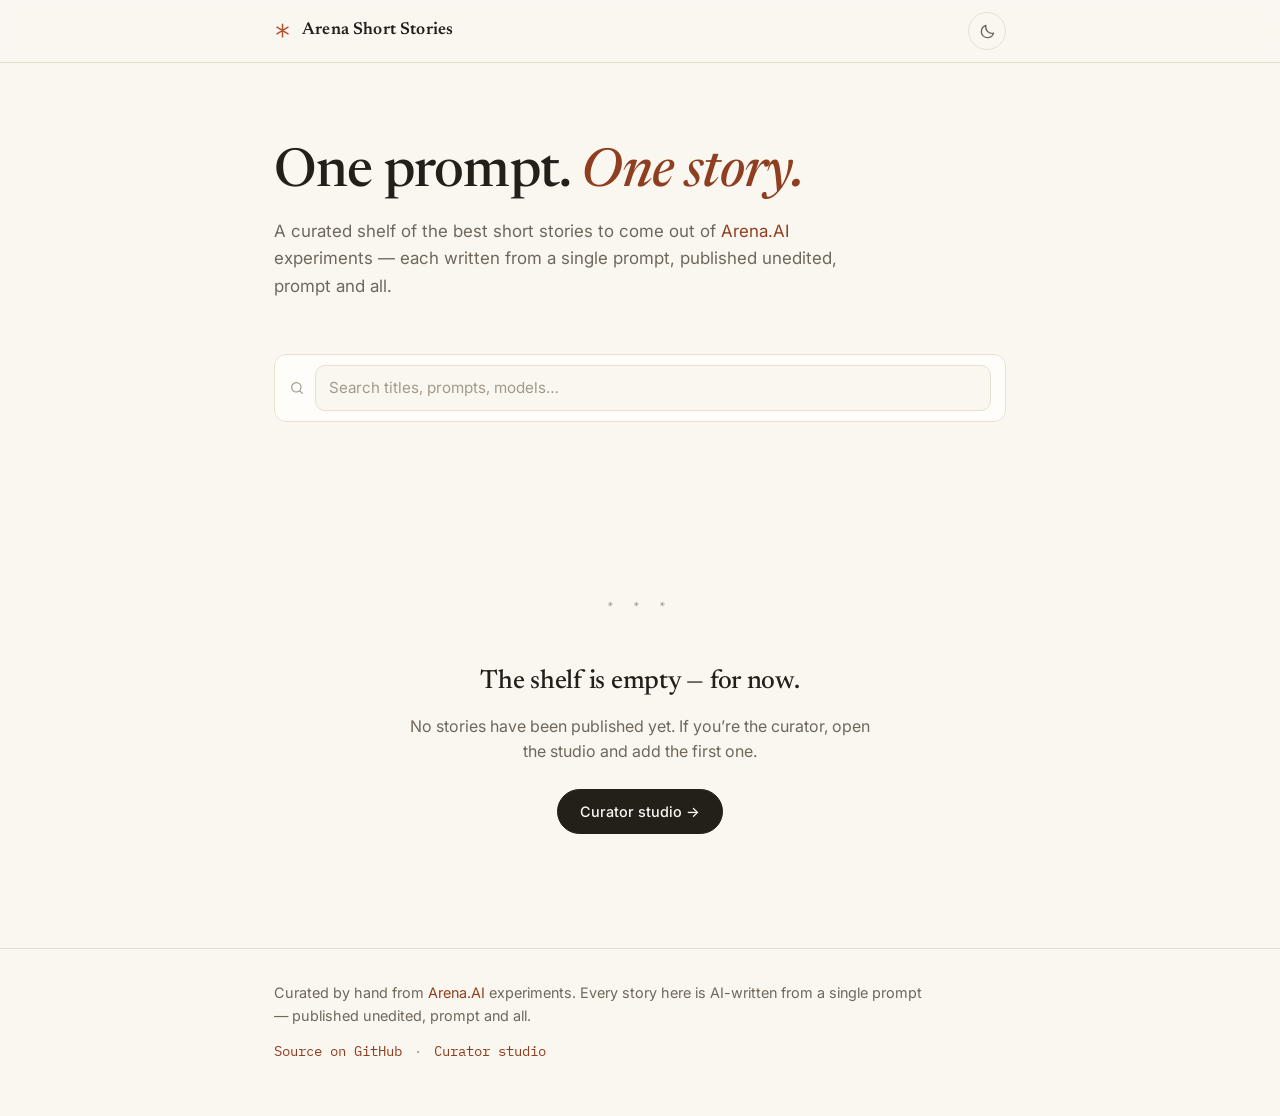
<file: index.html>
<!doctype html>
<html lang="en">
<head>
  <meta charset="utf-8">
  <meta name="viewport" content="width=device-width, initial-scale=1">
  <title>Arena Short Stories — one-prompt fiction, curated</title>
  <meta name="description" content="A curated shelf of the best short stories to come out of single-prompt Arena.AI experiments — every prompt published in full, with the model that wrote it.">
  <meta name="theme-color" content="#faf7f1">
  <script>
    (function () {
      try {
        var t = localStorage.getItem('ass-theme');
        if (!t) t = window.matchMedia('(prefers-color-scheme: dark)').matches ? 'dark' : 'light';
        document.documentElement.dataset.theme = t;
      } catch (e) {
        document.documentElement.dataset.theme = 'light';
      }
    })();
  </script>
  <link rel="icon" href="favicon.svg" type="image/svg+xml">
  <link rel="preconnect" href="https://fonts.googleapis.com">
  <link rel="preconnect" href="https://fonts.gstatic.com" crossorigin>
  <link href="https://fonts.googleapis.com/css2?family=IBM+Plex+Mono:wght@400;500&family=Inter:wght@400;500;600&family=Newsreader:ital,opsz,wght@0,6..72,300..800;1,6..72,300..800&display=swap" rel="stylesheet">
  <link rel="stylesheet" href="assets/css/style.css">
</head>
<body>
  <a class="skip" href="#main">Skip to content</a>

  <header class="site-header">
    <div class="wrap header-inner">
      <a class="brand" href="index.html" aria-label="Arena Short Stories — home">
        <svg class="brand-glyph" viewBox="0 0 24 24" fill="none" aria-hidden="true">
          <path d="M12 3v18M4.2 7.3l15.6 9.4M19.8 7.3L4.2 16.7" stroke="currentColor" stroke-width="2.1" stroke-linecap="round"/>
        </svg>
        <span>Arena&nbsp;Short&nbsp;Stories</span>
      </a>
      <button class="icon-btn" id="themeToggle" type="button" aria-label="Toggle light / dark theme">
        <svg class="ic-moon" viewBox="0 0 24 24" fill="none" stroke="currentColor" stroke-width="1.8" stroke-linejoin="round" aria-hidden="true">
          <path d="M20.6 14.2A8.8 8.8 0 0 1 9.8 3.4a8.8 8.8 0 1 0 10.8 10.8Z"/>
        </svg>
        <svg class="ic-sun" viewBox="0 0 24 24" fill="none" stroke="currentColor" stroke-width="1.8" stroke-linecap="round" aria-hidden="true">
          <circle cx="12" cy="12" r="4.4"/>
          <path d="M12 2.5v2.2M12 19.3v2.2M2.5 12h2.2M19.3 12h2.2M5.3 5.3l1.5 1.5M17.2 17.2l1.5 1.5M18.7 5.3l-1.5 1.5M6.8 17.2l-1.5 1.5"/>
        </svg>
      </button>
    </div>
  </header>

  <main id="main" class="wrap">
    <section class="hero">
      <h1 class="hero-title">One prompt. <em>One story.</em></h1>
      <p class="hero-sub">A curated shelf of the best short stories to come out of
        <a href="https://arena.ai">Arena.AI</a> experiments — each written from a single prompt,
        published unedited, prompt and all.</p>
      <p class="hero-stats" id="heroStats"></p>
    </section>

    <div class="toolbar" id="toolbar" hidden>
      <div class="search">
        <svg viewBox="0 0 24 24" fill="none" stroke="currentColor" stroke-width="1.8" stroke-linecap="round" aria-hidden="true">
          <circle cx="11" cy="11" r="7"/><path d="m20 20-3.8-3.8"/>
        </svg>
        <input id="q" type="search" placeholder="Search titles, prompts, models…" aria-label="Search stories" autocomplete="off">
      </div>
      <div class="chips" id="chips" role="group" aria-label="Filter by model"></div>
    </div>

    <section class="toc" id="list" aria-live="polite"></section>

    <div class="empty" id="empty" hidden>
      <div class="ornament" aria-hidden="true"></div>
      <h2>The shelf is empty — for now.</h2>
      <p>No stories have been published yet. If you’re the curator, open the studio and add the first one.</p>
      <p><a class="btn" href="admin.html">Curator studio&nbsp;→</a></p>
    </div>

    <div class="empty" id="noMatch" hidden>
      <h2>Nothing matches.</h2>
      <p>Try a different search, or clear the model filter.</p>
    </div>

    <div class="empty" id="loadError" hidden>
      <h2>Couldn’t load the library.</h2>
      <p>The story index failed to load. This is usually a passing hiccup —
        <a href="index.html">try again</a>.</p>
    </div>
  </main>

  <footer class="site-footer">
    <div class="wrap">
      <p>Curated by hand from <a href="https://arena.ai">Arena.AI</a> experiments. Every story here
        is AI-written from a single prompt — published unedited, prompt and all.</p>
      <p class="foot-meta">
        <a href="https://github.com/SvenHammann90/ArenaShortStoriesViewer">Source on GitHub</a>
        <span class="dot">·</span>
        <a href="admin.html">Curator studio</a>
      </p>
    </div>
  </footer>

  <script src="assets/js/common.js"></script>
  <script src="assets/js/app.js"></script>
</body>
</html>
</file>
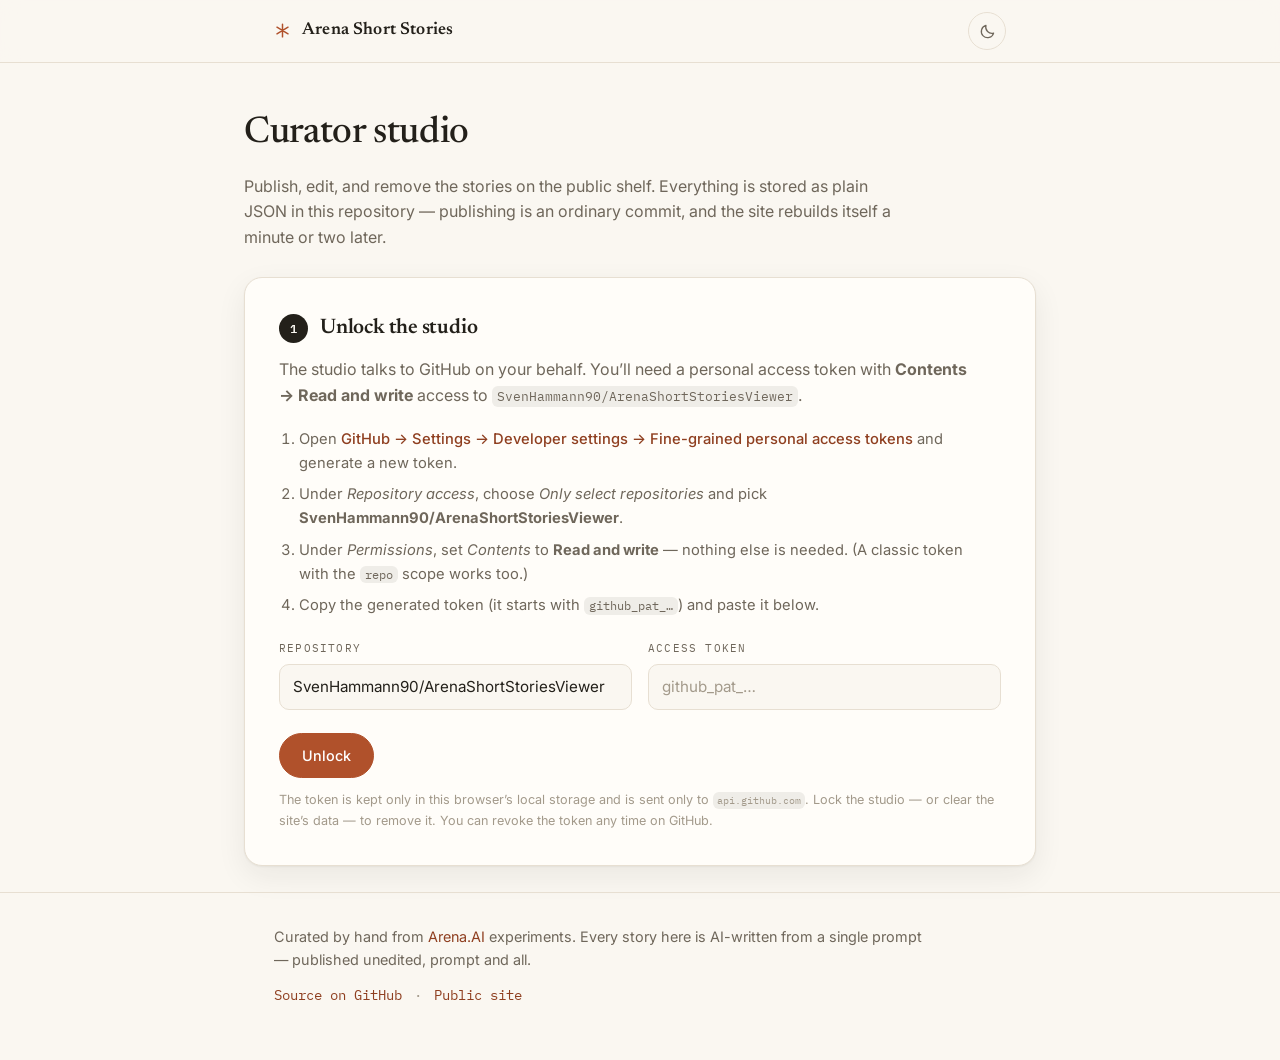
<file: admin.html>
<!doctype html>
<html lang="en">
<head>
  <meta charset="utf-8">
  <meta name="viewport" content="width=device-width, initial-scale=1">
  <title>Curator studio · Arena Short Stories</title>
  <meta name="description" content="Publish, edit and remove the stories on Arena Short Stories.">
  <meta name="robots" content="noindex">
  <meta name="theme-color" content="#faf7f1">
  <script>
    (function () {
      try {
        var t = localStorage.getItem('ass-theme');
        if (!t) t = window.matchMedia('(prefers-color-scheme: dark)').matches ? 'dark' : 'light';
        document.documentElement.dataset.theme = t;
      } catch (e) {
        document.documentElement.dataset.theme = 'light';
      }
    })();
  </script>
  <link rel="icon" href="favicon.svg" type="image/svg+xml">
  <link rel="preconnect" href="https://fonts.googleapis.com">
  <link rel="preconnect" href="https://fonts.gstatic.com" crossorigin>
  <link href="https://fonts.googleapis.com/css2?family=IBM+Plex+Mono:wght@400;500&family=Inter:wght@400;500;600&family=Newsreader:ital,opsz,wght@0,6..72,300..800;1,6..72,300..800&display=swap" rel="stylesheet">
  <link rel="stylesheet" href="assets/css/style.css">
</head>
<body>
  <a class="skip" href="#main">Skip to content</a>

  <header class="site-header">
    <div class="wrap header-inner">
      <a class="brand" href="index.html" aria-label="Arena Short Stories — home">
        <svg class="brand-glyph" viewBox="0 0 24 24" fill="none" aria-hidden="true">
          <path d="M12 3v18M4.2 7.3l15.6 9.4M19.8 7.3L4.2 16.7" stroke="currentColor" stroke-width="2.1" stroke-linecap="round"/>
        </svg>
        <span>Arena&nbsp;Short&nbsp;Stories</span>
      </a>
      <button class="icon-btn" id="themeToggle" type="button" aria-label="Toggle light / dark theme">
        <svg class="ic-moon" viewBox="0 0 24 24" fill="none" stroke="currentColor" stroke-width="1.8" stroke-linejoin="round" aria-hidden="true">
          <path d="M20.6 14.2A8.8 8.8 0 0 1 9.8 3.4a8.8 8.8 0 1 0 10.8 10.8Z"/>
        </svg>
        <svg class="ic-sun" viewBox="0 0 24 24" fill="none" stroke="currentColor" stroke-width="1.8" stroke-linecap="round" aria-hidden="true">
          <circle cx="12" cy="12" r="4.4"/>
          <path d="M12 2.5v2.2M12 19.3v2.2M2.5 12h2.2M19.3 12h2.2M5.3 5.3l1.5 1.5M17.2 17.2l1.5 1.5M18.7 5.3l-1.5 1.5M6.8 17.2l-1.5 1.5"/>
        </svg>
      </button>
    </div>
  </header>

  <main id="main" class="wrap admin">
    <section class="admin-intro">
      <h1>Curator studio</h1>
      <p>Publish, edit, and remove the stories on the public shelf. Everything is stored as plain
        JSON in this repository — publishing is an ordinary commit, and the site rebuilds itself
        a minute or two later.</p>
    </section>

    <!-- Step 1: token gate -->
    <section class="card" id="gate">
      <h2><span class="stepno">1</span> Unlock the studio</h2>
      <p class="card-sub">The studio talks to GitHub on your behalf. You’ll need a personal access
        token with <strong>Contents → Read and write</strong> access to
        <code class="repoName">this repository</code>.</p>

      <ol class="steps">
        <li>Open
          <a href="https://github.com/settings/personal-access-tokens/new" target="_blank" rel="noopener">GitHub → Settings → Developer settings → Fine-grained personal access tokens</a>
          and generate a new token.</li>
        <li>Under <em>Repository access</em>, choose <em>Only select repositories</em> and pick
          <strong class="repoName">this repository</strong>.</li>
        <li>Under <em>Permissions</em>, set <em>Contents</em> to <strong>Read and write</strong> —
          nothing else is needed. (A classic token with the <code>repo</code> scope works too.)</li>
        <li>Copy the generated token (it starts with <code>github_pat_…</code>) and paste it below.</li>
      </ol>

      <div class="grid2">
        <label class="field">
          <span class="fl">Repository</span>
          <input id="repoInput" spellcheck="false" autocomplete="off" placeholder="owner/repository">
        </label>
        <label class="field">
          <span class="fl">Access token</span>
          <input id="tokenInput" type="password" spellcheck="false" autocomplete="off" placeholder="github_pat_…">
        </label>
      </div>

      <div class="row">
        <button class="btn btn-accent" id="unlockBtn" type="button">Unlock</button>
        <span class="status" id="gateStatus" role="status"></span>
      </div>

      <p class="fine">The token is kept only in this browser’s local storage and is sent only to
        <code>api.github.com</code>. Lock the studio — or clear the site’s data — to remove it.
        You can revoke the token any time on GitHub.</p>
    </section>

    <!-- Steps 2 & 3: studio -->
    <div id="studio" hidden>

      <div class="unlockbar">
        <span class="whoami" id="whoami"></span>
        <span class="grow"></span>
        <a class="btn-ghost" href="index.html">View public site&nbsp;↗</a>
        <button class="btn-ghost" id="lockBtn" type="button">Lock studio</button>
      </div>

      <section class="card">
        <h2 id="formHead"><span class="stepno">2</span> <span id="formHeadLabel">Publish a story</span></h2>

        <div class="banner" id="editBanner" hidden>
          <span class="banner-text"></span>
          <span class="grow"></span>
          <button class="btn-ghost" id="cancelEditBtn" type="button">Cancel</button>
        </div>

        <form id="storyForm" novalidate>
          <label class="field">
            <span class="fl">Title</span>
            <input id="fTitle" maxlength="140" autocomplete="off" spellcheck="true" placeholder="The Cartographer of Silence">
          </label>

          <div class="grid2">
            <label class="field">
              <span class="fl">Model <span class="req">— as shown on Arena</span></span>
              <input id="fModel" list="modelList" autocomplete="off" placeholder="e.g. Claude Sonnet 4.5">
              <datalist id="modelList">
                <option value="Claude Opus 4.5"></option>
                <option value="Claude Sonnet 4.5"></option>
                <option value="Claude Haiku 4.5"></option>
                <option value="GPT-5.2"></option>
                <option value="GPT-5.1"></option>
                <option value="GPT-5"></option>
                <option value="GPT-4.1"></option>
                <option value="Gemini 3 Pro"></option>
                <option value="Gemini 3 Flash"></option>
                <option value="Gemini 2.5 Pro"></option>
                <option value="Grok 4.1"></option>
                <option value="Grok 4"></option>
                <option value="Kimi K2 Thinking"></option>
                <option value="Qwen3 Max"></option>
                <option value="DeepSeek V3.2"></option>
                <option value="GLM-4.6"></option>
                <option value="Llama 4 Maverick"></option>
                <option value="Mistral Large 3"></option>
              </datalist>
            </label>
            <label class="field">
              <span class="fl">Date</span>
              <input id="fDate" type="date">
            </label>
          </div>

          <label class="field">
            <span class="fl">The prompt <span class="req">— the single prompt you gave</span></span>
            <textarea id="fPrompt" rows="3" placeholder="Write a short story about…"></textarea>
          </label>

          <label class="field">
            <span class="fl">The story</span>
            <textarea id="fStory" rows="16" placeholder="Paste the story text here…"></textarea>
            <span class="hint">Paragraphs are separated by blank lines. Simple markdown is honoured
              (headings, *italics*, **bold**, &gt; quotes, --- dividers). Tip: if the model repeated
              the title as a first line, delete that line here.</span>
          </label>

          <div class="row">
            <button class="btn btn-accent" id="publishBtn" type="submit">Publish story</button>
            <button class="btn-ghost" id="previewBtn" type="button">Preview</button>
            <span class="status" id="formStatus" role="status"></span>
          </div>
          <p class="fine" id="storyStats"></p>
        </form>

        <section class="preview" id="previewPanel" hidden>
          <div class="preview-head">
            <span>Preview — how it will read on the site</span>
            <button class="btn-ghost" id="closePreviewBtn" type="button">Close</button>
          </div>
          <article class="story" id="previewBody"></article>
        </section>
      </section>

      <section class="card">
        <h2><span class="stepno">3</span> Library <span class="count" id="libCount"></span></h2>
        <div class="library" id="library"></div>
        <p class="fine">Publishing commits straight to the site’s branch; GitHub Pages rebuilds
          the public site a minute or two after each commit.</p>
      </section>

    </div>
  </main>

  <footer class="site-footer">
    <div class="wrap">
      <p>Curated by hand from <a href="https://arena.ai">Arena.AI</a> experiments. Every story here
        is AI-written from a single prompt — published unedited, prompt and all.</p>
      <p class="foot-meta">
        <a href="https://github.com/SvenHammann90/ArenaShortStoriesViewer">Source on GitHub</a>
        <span class="dot">·</span>
        <a href="index.html">Public site</a>
      </p>
    </div>
  </footer>

  <script src="assets/js/common.js"></script>
  <script src="assets/js/admin.js"></script>
</body>
</html>
</file>
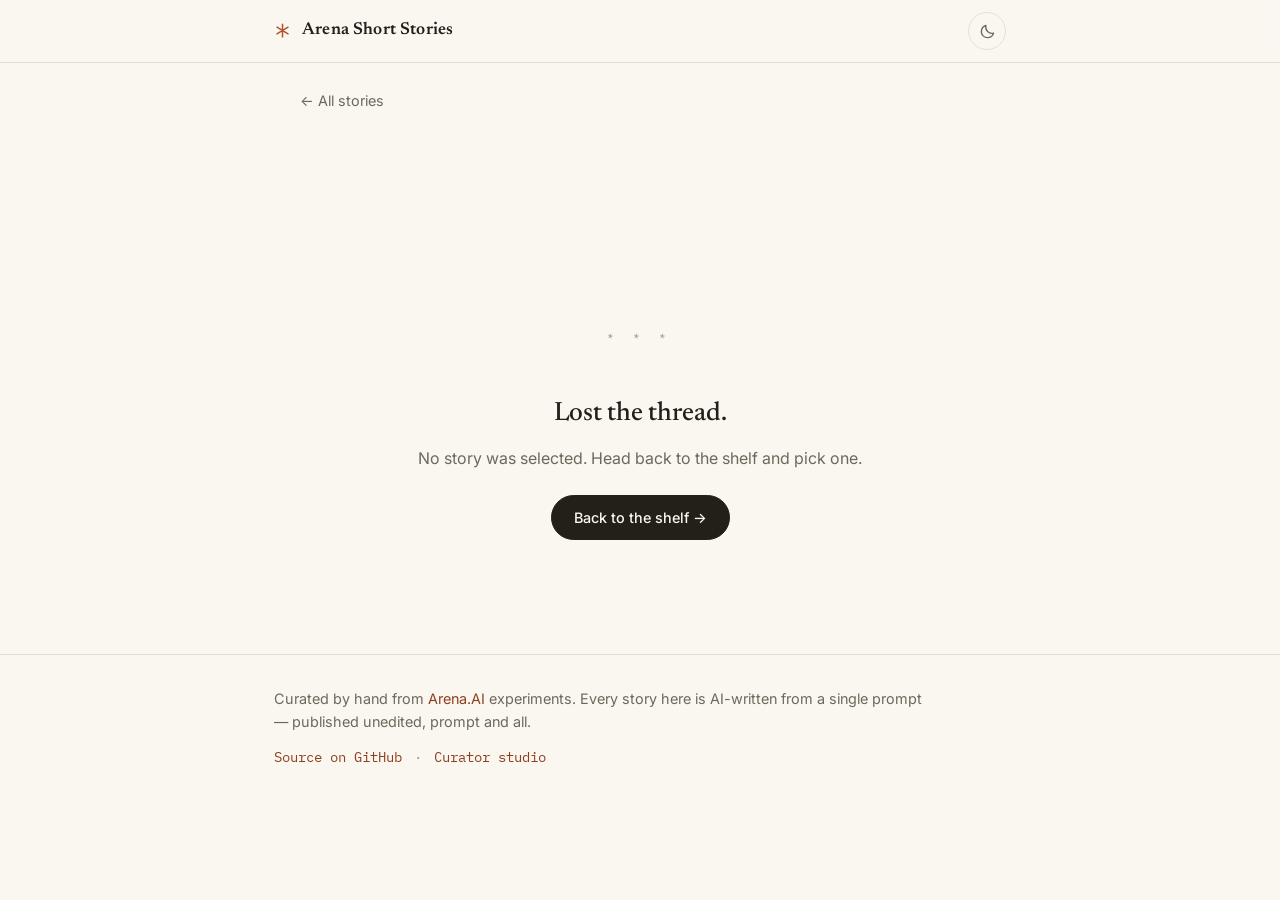
<file: story.html>
<!doctype html>
<html lang="en">
<head>
  <meta charset="utf-8">
  <meta name="viewport" content="width=device-width, initial-scale=1">
  <title>A story · Arena Short Stories</title>
  <meta name="description" content="One-prompt fiction from Arena.AI experiments, published with the prompt and the model that wrote it.">
  <meta name="theme-color" content="#faf7f1">
  <script>
    (function () {
      try {
        var t = localStorage.getItem('ass-theme');
        if (!t) t = window.matchMedia('(prefers-color-scheme: dark)').matches ? 'dark' : 'light';
        document.documentElement.dataset.theme = t;
      } catch (e) {
        document.documentElement.dataset.theme = 'light';
      }
    })();
  </script>
  <link rel="icon" href="favicon.svg" type="image/svg+xml">
  <link rel="preconnect" href="https://fonts.googleapis.com">
  <link rel="preconnect" href="https://fonts.gstatic.com" crossorigin>
  <link href="https://fonts.googleapis.com/css2?family=IBM+Plex+Mono:wght@400;500&family=Inter:wght@400;500;600&family=Newsreader:ital,opsz,wght@0,6..72,300..800;1,6..72,300..800&display=swap" rel="stylesheet">
  <link rel="stylesheet" href="assets/css/style.css">
</head>
<body>
  <a class="skip" href="#main">Skip to content</a>

  <header class="site-header">
    <div class="wrap header-inner">
      <a class="brand" href="index.html" aria-label="Arena Short Stories — home">
        <svg class="brand-glyph" viewBox="0 0 24 24" fill="none" aria-hidden="true">
          <path d="M12 3v18M4.2 7.3l15.6 9.4M19.8 7.3L4.2 16.7" stroke="currentColor" stroke-width="2.1" stroke-linecap="round"/>
        </svg>
        <span>Arena&nbsp;Short&nbsp;Stories</span>
      </a>
      <button class="icon-btn" id="themeToggle" type="button" aria-label="Toggle light / dark theme">
        <svg class="ic-moon" viewBox="0 0 24 24" fill="none" stroke="currentColor" stroke-width="1.8" stroke-linejoin="round" aria-hidden="true">
          <path d="M20.6 14.2A8.8 8.8 0 0 1 9.8 3.4a8.8 8.8 0 1 0 10.8 10.8Z"/>
        </svg>
        <svg class="ic-sun" viewBox="0 0 24 24" fill="none" stroke="currentColor" stroke-width="1.8" stroke-linecap="round" aria-hidden="true">
          <circle cx="12" cy="12" r="4.4"/>
          <path d="M12 2.5v2.2M12 19.3v2.2M2.5 12h2.2M19.3 12h2.2M5.3 5.3l1.5 1.5M17.2 17.2l1.5 1.5M18.7 5.3l-1.5 1.5M6.8 17.2l-1.5 1.5"/>
        </svg>
      </button>
    </div>
  </header>

  <main id="main" class="wrap reading">
    <a class="backlink" href="index.html">← All stories</a>

    <article class="story" id="reader"></article>
    <p class="loading" id="loading">Opening the pages…</p>

    <nav class="pagenav" id="pagenav" aria-label="More stories" hidden></nav>

    <div class="empty" id="readerError" hidden>
      <div class="ornament" aria-hidden="true"></div>
      <h2>Lost the thread.</h2>
      <p></p>
      <p><a class="btn" href="index.html">Back to the shelf&nbsp;→</a></p>
    </div>
  </main>

  <footer class="site-footer">
    <div class="wrap">
      <p>Curated by hand from <a href="https://arena.ai">Arena.AI</a> experiments. Every story here
        is AI-written from a single prompt — published unedited, prompt and all.</p>
      <p class="foot-meta">
        <a href="https://github.com/SvenHammann90/ArenaShortStoriesViewer">Source on GitHub</a>
        <span class="dot">·</span>
        <a href="admin.html">Curator studio</a>
      </p>
    </div>
  </footer>

  <script src="assets/js/common.js"></script>
  <script src="assets/js/reader.js"></script>
</body>
</html>
</file>
<file: assets/css/style.css>
/* ==========================================================================
   Arena Short Stories — dependency-free stylesheet
   Warm paper, editorial serif, restrained terracotta accent.
   ========================================================================== */

/* ---------- Tokens ---------- */
:root {
  --paper: #faf7f1;
  --raised: #fffdf9;
  --ink: #23201a;
  --ink-soft: #6f675b;
  --ink-faint: #a39a8b;
  --line: #e7dfd2;
  --accent: #b0512b;
  --accent-ink: #8f3f20;
  --accent-soft: rgba(176, 81, 43, 0.09);
  --ok: #3e7c4f;
  --err: #b3402e;
  --shadow: 0 1px 2px rgba(35, 32, 26, 0.05), 0 10px 30px rgba(35, 32, 26, 0.07);
  --serif: "Newsreader", Georgia, "Times New Roman", serif;
  --sans: "Inter", -apple-system, BlinkMacSystemFont, "Segoe UI", sans-serif;
  --mono: "IBM Plex Mono", ui-monospace, "SF Mono", Menlo, Consolas, monospace;
  color-scheme: light;
}

[data-theme="dark"] {
  --paper: #191713;
  --raised: #211e19;
  --ink: #ece5d8;
  --ink-soft: #a89e8f;
  --ink-faint: #6d675c;
  --line: #34302a;
  --accent: #d8895f;
  --accent-ink: #e0996f;
  --accent-soft: rgba(216, 137, 95, 0.13);
  --ok: #86b993;
  --err: #e08672;
  --shadow: 0 1px 2px rgba(0, 0, 0, 0.3), 0 10px 30px rgba(0, 0, 0, 0.28);
  color-scheme: dark;
}

/* ---------- Base ---------- */
* { box-sizing: border-box; }

html { -webkit-text-size-adjust: 100%; }

body {
  margin: 0;
  font-family: var(--sans);
  font-size: 16px;
  line-height: 1.6;
  background: var(--paper);
  color: var(--ink);
  transition: background-color 0.25s ease, color 0.25s ease;
  -webkit-font-smoothing: antialiased;
}

::selection { background: var(--accent); color: #fff; }

img, svg { vertical-align: middle; }

a { color: var(--accent-ink); text-decoration: none; }
a:hover { text-decoration: underline; text-underline-offset: 3px; }

:focus-visible { outline: 2px solid var(--accent); outline-offset: 2px; border-radius: 4px; }

.wrap {
  width: 100%;
  max-width: 820px;
  margin: 0 auto;
  padding-left: clamp(20px, 5vw, 44px);
  padding-right: clamp(20px, 5vw, 44px);
}

main { display: block; min-height: 62vh; }

.skip {
  position: absolute; left: -9999px; top: 0;
  background: var(--ink); color: var(--paper);
  padding: 9px 16px; border-radius: 0 0 10px 0; z-index: 60;
  font-size: 0.85rem;
}
.skip:focus { left: 0; }

/* ---------- Header ---------- */
.site-header {
  position: sticky; top: 0; z-index: 20;
  border-bottom: 1px solid var(--line);
  background: color-mix(in srgb, var(--paper) 90%, transparent);
  -webkit-backdrop-filter: blur(10px);
  backdrop-filter: blur(10px);
}

.header-inner {
  display: flex; align-items: center; justify-content: space-between;
  height: 62px;
}

.brand {
  display: inline-flex; align-items: center; gap: 11px;
  font-family: var(--serif);
  font-size: 1.08rem; font-weight: 600; letter-spacing: 0.01em;
  color: var(--ink);
}
.brand:hover { text-decoration: none; color: var(--accent-ink); }
.brand-glyph { width: 17px; height: 17px; color: var(--accent); flex: none; }

.icon-btn {
  display: inline-flex; align-items: center; justify-content: center;
  width: 38px; height: 38px; border-radius: 999px;
  border: 1px solid var(--line); background: transparent; color: var(--ink-soft);
  cursor: pointer; transition: border-color 0.15s ease, color 0.15s ease, background-color 0.15s ease;
}
.icon-btn:hover { border-color: var(--ink-faint); color: var(--ink); background: var(--raised); }
.icon-btn svg { width: 17px; height: 17px; }
.ic-sun { display: none; }
[data-theme="dark"] .ic-sun { display: block; }
[data-theme="dark"] .ic-moon { display: none; }

/* ---------- Hero ---------- */
.hero { padding: clamp(46px, 8vw, 82px) 0 6px; }

.hero-title {
  font-family: var(--serif);
  font-weight: 500;
  font-size: clamp(2.15rem, 6vw, 3.35rem);
  line-height: 1.07;
  letter-spacing: -0.015em;
  margin: 0 0 16px;
}
.hero-title em { font-style: italic; color: var(--accent-ink); }

.hero-sub {
  font-size: 1.06rem;
  color: var(--ink-soft);
  max-width: 56ch;
  margin: 0 0 20px;
}

.hero-stats {
  font-family: var(--mono);
  font-size: 0.73rem;
  text-transform: uppercase;
  letter-spacing: 0.12em;
  color: var(--ink-faint);
  margin: 0;
}

/* ---------- Toolbar: search + model chips ---------- */
.toolbar { margin: 28px 0 4px; display: flex; flex-direction: column; gap: 12px; }

.search {
  display: flex; align-items: center; gap: 10px;
  border: 1px solid var(--line); background: var(--raised);
  border-radius: 12px; padding: 10px 14px;
  transition: border-color 0.15s ease, box-shadow 0.15s ease;
}
.search:focus-within { border-color: var(--accent); box-shadow: 0 0 0 3px var(--accent-soft); }
.search svg { width: 16px; height: 16px; color: var(--ink-faint); flex: none; }
.search input {
  border: 0; outline: none; background: transparent;
  width: 100%; font: inherit; color: var(--ink);
}
.search input::placeholder { color: var(--ink-faint); }

.chips { display: flex; gap: 8px; flex-wrap: wrap; }

.chip-btn {
  border: 1px solid var(--line); background: transparent;
  border-radius: 999px; padding: 5px 13px;
  font-family: var(--mono); font-size: 0.71rem; letter-spacing: 0.02em;
  color: var(--ink-soft); cursor: pointer;
  transition: border-color 0.15s ease, color 0.15s ease, background-color 0.15s ease;
}
.chip-btn:hover { border-color: var(--ink-faint); color: var(--ink); }
.chip-btn.active { background: var(--ink); border-color: var(--ink); color: var(--paper); }
.chip-btn .n { opacity: 0.55; margin-left: 6px; }

/* ---------- Table of contents ---------- */
.toc { margin: 8px 0 46px; }

.month-label {
  font-family: var(--mono);
  font-size: 0.71rem; letter-spacing: 0.15em; text-transform: uppercase;
  color: var(--ink-faint);
  margin: 38px 0 0; padding-bottom: 9px;
  border-bottom: 1px solid var(--line);
}
.month:first-of-type .month-label { margin-top: 22px; }

.entries > .entry + .entry { border-top: 1px solid var(--line); }

.entry {
  display: flex; gap: 18px; align-items: flex-start;
  padding: 22px 16px; margin: 0 -16px;
  border-radius: 14px;
  color: inherit;
}
.entry:hover { background: var(--raised); text-decoration: none; }

.entry-no {
  font-family: var(--mono); font-size: 0.76rem; color: var(--ink-faint);
  padding-top: 7px; min-width: 24px; flex: none;
}

.entry-main { flex: 1; min-width: 0; }

.entry-title {
  font-family: var(--serif);
  font-size: 1.42rem; font-weight: 550; line-height: 1.24; letter-spacing: -0.01em;
  margin: 0 0 7px;
  transition: color 0.15s ease;
}
.entry:hover .entry-title { color: var(--accent-ink); }

.entry-meta {
  display: flex; flex-wrap: wrap; align-items: center; gap: 7px 12px;
  font-family: var(--mono); font-size: 0.71rem; color: var(--ink-soft);
  margin: 0 0 9px;
}

.entry-prompt {
  font-family: var(--serif); font-style: italic;
  font-size: 0.98rem; line-height: 1.55;
  color: var(--ink-soft);
  margin: 0;
  display: -webkit-box;
  -webkit-line-clamp: 2;
  -webkit-box-orient: vertical;
  overflow: hidden;
}

.entry-arrow {
  align-self: center; flex: none;
  color: var(--ink-faint); font-size: 1.05rem; line-height: 1;
  transition: transform 0.16s ease, color 0.16s ease;
}
.entry:hover .entry-arrow { color: var(--accent); transform: translateX(4px); }

/* ---------- Chips (read-only label) ---------- */
.chip {
  display: inline-flex; align-items: center;
  border: 1px solid color-mix(in srgb, var(--accent) 34%, var(--line));
  background: var(--accent-soft);
  color: var(--accent-ink);
  font-family: var(--mono); font-size: 0.67rem; letter-spacing: 0.02em;
  padding: 3px 10px; border-radius: 999px;
  white-space: nowrap;
}

/* ---------- Empty states ---------- */
.empty { text-align: center; padding: 74px 20px 80px; color: var(--ink-soft); }
.empty h2 {
  font-family: var(--serif); font-weight: 500; font-size: 1.65rem;
  color: var(--ink); margin: 20px 0 10px; letter-spacing: -0.01em;
}
.empty p { margin: 0 auto 8px; max-width: 46ch; }
.empty .btn { margin-top: 16px; }

.loading {
  text-align: center; padding: 70px 0;
  font-family: var(--mono); font-size: 0.75rem;
  letter-spacing: 0.14em; text-transform: uppercase;
  color: var(--ink-faint);
  animation: pulse 1.7s ease-in-out infinite;
}
@keyframes pulse { 50% { opacity: 0.4; } }

/* ---------- Reading page ---------- */
.reading { max-width: 768px; }

.backlink {
  display: inline-block; margin: 26px 0 6px;
  color: var(--ink-soft); font-size: 0.9rem;
}
.backlink:hover { color: var(--accent-ink); }

.story-title {
  font-family: var(--serif); font-weight: 500;
  font-size: clamp(2rem, 5.5vw, 2.9rem);
  line-height: 1.1; letter-spacing: -0.015em;
  margin: 14px 0 18px;
}

.story-meta {
  display: flex; flex-wrap: wrap; align-items: center; gap: 10px 14px;
  font-family: var(--mono); font-size: 0.73rem; color: var(--ink-soft);
  margin: 0 0 32px;
}

.copylink {
  border: 1px solid var(--line); background: transparent;
  color: var(--ink-soft); font: inherit; font-size: 0.71rem;
  border-radius: 999px; padding: 3px 11px; cursor: pointer;
  transition: border-color 0.15s ease, color 0.15s ease;
}
.copylink:hover { border-color: var(--accent); color: var(--accent-ink); }

.prompt {
  border-left: 3px solid var(--accent);
  padding: 4px 0 4px 22px;
  margin: 0 0 10px;
}
.prompt .label {
  font-family: var(--mono); font-size: 0.67rem;
  letter-spacing: 0.17em; text-transform: uppercase;
  color: var(--accent-ink);
  margin: 0 0 9px;
}
.prompt-body {
  font-family: var(--serif); font-style: italic;
  font-size: 1.13rem; line-height: 1.62;
  color: var(--ink-soft);
}
.prompt-body p { margin: 0 0 0.9em; }
.prompt-body p:last-child { margin-bottom: 0; }

.ornament { text-align: center; margin: 2.5em 0; color: var(--ink-faint); user-select: none; }
.ornament::before {
  content: "* * *";
  font-family: var(--serif);
  font-size: 0.95rem; letter-spacing: 0.5em;
}
.ornament.end { margin: 2.8em 0 0.2em; }

/* The story body */
.body {
  font-family: var(--serif);
  font-size: 1.21rem;
  line-height: 1.78;
  letter-spacing: 0.002em;
}
.body p { margin: 0 0 1.35em; }
.body h2, .body h3, .body h4 { font-weight: 600; line-height: 1.3; margin: 2em 0 0.8em; letter-spacing: -0.01em; }
.body h2 { font-size: 1.38em; }
.body h3 { font-size: 1.18em; }
.body h4 { font-size: 1.05em; }
.body blockquote {
  margin: 1.7em 0; padding: 0.1em 0 0.1em 20px;
  border-left: 3px solid var(--line);
  font-style: italic; color: var(--ink-soft);
}
.body code {
  font-family: var(--mono); font-size: 0.8em;
  background: color-mix(in srgb, var(--ink) 7%, transparent);
  padding: 0.12em 0.38em; border-radius: 6px;
}
.body hr { border: 0; border-top: 1px solid var(--line); width: 120px; margin: 2.4em auto; }

.body > p:first-of-type::first-letter {
  float: left;
  font-size: 3.35em;
  line-height: 0.83;
  padding: 0.05em 0.15em 0 0;
  font-weight: 500;
  color: var(--accent-ink);
}

/* ---------- Prev / next navigation ---------- */
.pagenav { display: grid; grid-template-columns: 1fr 1fr; gap: 14px; margin: 38px 0 56px; }
.pagenav a {
  border: 1px solid var(--line); background: var(--raised);
  border-radius: 14px; padding: 15px 18px;
  color: inherit; transition: border-color 0.15s ease;
}
.pagenav a:hover { border-color: var(--accent); text-decoration: none; }
.pagenav .dir {
  display: block;
  font-family: var(--mono); font-size: 0.66rem;
  letter-spacing: 0.14em; text-transform: uppercase;
  color: var(--ink-faint); margin-bottom: 7px;
}
.pagenav .pt { font-family: var(--serif); font-size: 1.05rem; line-height: 1.35; }
.pagenav .next { text-align: right; }
.pagenav .pad { visibility: hidden; }

/* ---------- Footer ---------- */
.site-footer { border-top: 1px solid var(--line); margin-top: 26px; }
.site-footer .wrap { padding-top: 32px; padding-bottom: 48px; }
.site-footer p { margin: 0 0 6px; color: var(--ink-soft); font-size: 0.9rem; max-width: 72ch; }
.foot-meta {
  display: flex; flex-wrap: wrap; align-items: center; gap: 6px 12px;
  font-family: var(--mono); font-size: 0.72rem; margin-top: 12px !important;
}
.foot-meta .dot { color: var(--ink-faint); }

/* ---------- Buttons ---------- */
.btn {
  display: inline-flex; align-items: center; gap: 8px;
  background: var(--ink); color: var(--paper);
  border: 1px solid var(--ink); border-radius: 999px;
  padding: 10px 22px;
  font: inherit; font-size: 0.9rem; font-weight: 500;
  cursor: pointer; text-decoration: none;
  transition: opacity 0.15s ease;
}
.btn:hover { opacity: 0.86; text-decoration: none; }
.btn:disabled { opacity: 0.45; cursor: default; }

.btn-accent { background: var(--accent); border-color: var(--accent); color: #fff; }
.btn-accent:hover { opacity: 0.92; }

.btn-ghost {
  display: inline-flex; align-items: center; gap: 6px;
  background: transparent; color: var(--ink);
  border: 1px solid var(--line); border-radius: 999px;
  padding: 8px 17px;
  font: inherit; font-size: 0.85rem;
  cursor: pointer; text-decoration: none;
  transition: border-color 0.15s ease, background-color 0.15s ease;
}
.btn-ghost:hover { border-color: var(--ink-faint); background: var(--raised); text-decoration: none; }

/* ---------- Admin: curator studio ---------- */
.admin { max-width: 880px; }

.admin-intro h1 {
  font-family: var(--serif); font-weight: 500;
  font-size: clamp(1.9rem, 4.5vw, 2.3rem);
  margin: 42px 0 10px; letter-spacing: -0.01em;
}
.admin-intro p { color: var(--ink-soft); max-width: 66ch; margin: 0 0 8px; }

.card {
  border: 1px solid var(--line); background: var(--raised);
  border-radius: 18px;
  padding: clamp(20px, 4vw, 34px);
  margin: 26px 0;
  box-shadow: var(--shadow);
}
.card > h2 {
  display: flex; align-items: center; gap: 12px;
  font-family: var(--serif); font-weight: 600; font-size: 1.32rem;
  margin: 0 0 12px; letter-spacing: -0.01em;
}
.card-sub { color: var(--ink-soft); margin: 0 0 18px; max-width: 70ch; }

.stepno {
  display: inline-flex; align-items: center; justify-content: center;
  width: 29px; height: 29px; border-radius: 999px; flex: none;
  background: var(--ink); color: var(--paper);
  font-family: var(--mono); font-size: 0.78rem;
}

.steps {
  margin: 0 0 22px; padding-left: 20px;
  color: var(--ink-soft); font-size: 0.92rem; line-height: 1.65;
  display: grid; gap: 7px;
  max-width: 78ch;
}
.steps a { font-weight: 500; }

code {
  font-family: var(--mono); font-size: 0.82em;
  background: color-mix(in srgb, var(--ink) 7%, transparent);
  padding: 0.12em 0.4em; border-radius: 6px;
}

.field { display: block; margin: 0 0 15px; }
.fl {
  display: block;
  font-family: var(--mono); font-size: 0.68rem;
  letter-spacing: 0.11em; text-transform: uppercase;
  color: var(--ink-soft); margin-bottom: 7px;
}
.fl .req { text-transform: none; letter-spacing: 0; color: var(--ink-faint); font-style: normal; }

input[type="text"], input[type="password"], input[type="date"], input[type="search"], input:not([type]), textarea {
  width: 100%;
  background: var(--paper);
  border: 1px solid var(--line);
  border-radius: 10px;
  padding: 10px 13px;
  font: inherit; font-size: 0.95rem; color: var(--ink);
  transition: border-color 0.15s ease, box-shadow 0.15s ease;
}
input:focus, textarea:focus {
  outline: none;
  border-color: var(--accent);
  box-shadow: 0 0 0 3px var(--accent-soft);
}
input::placeholder, textarea::placeholder { color: var(--ink-faint); }
textarea { resize: vertical; line-height: 1.65; }

#fPrompt { font-family: var(--serif); font-style: italic; font-size: 1rem; }
#fStory { font-family: var(--serif); font-size: 1.04rem; line-height: 1.75; }

.grid2 { display: grid; grid-template-columns: 1fr 1fr; gap: 0 16px; }

.row { display: flex; align-items: center; gap: 12px; flex-wrap: wrap; margin-top: 8px; }

.hint { display: block; font-size: 0.78rem; color: var(--ink-faint); margin-top: 7px; line-height: 1.55; }
.fine { font-size: 0.79rem; color: var(--ink-faint); margin: 12px 0 0; line-height: 1.6; }

.status { font-size: 0.86rem; color: var(--ink-soft); line-height: 1.55; }
.status.ok { color: var(--ok); }
.status.err { color: var(--err); }

.banner {
  display: flex; align-items: center; gap: 14px; flex-wrap: wrap;
  background: var(--accent-soft);
  border: 1px solid color-mix(in srgb, var(--accent) 30%, var(--line));
  color: var(--accent-ink);
  border-radius: 12px; padding: 10px 16px;
  margin: 0 0 18px; font-size: 0.9rem;
}
.banner .grow { flex: 1; }
.banner .btn-ghost { border-color: color-mix(in srgb, var(--accent) 35%, var(--line)); color: var(--accent-ink); padding: 5px 13px; font-size: 0.78rem; }

.unlockbar {
  display: flex; align-items: center; gap: 14px; flex-wrap: wrap;
  margin: 28px 0 6px;
  color: var(--ink-soft);
  font-family: var(--mono); font-size: 0.74rem;
}
.unlockbar .grow { flex: 1; }
.whoami::before { content: "●"; color: var(--ok); margin-right: 9px; }

.count { font-family: var(--mono); font-size: 0.72rem; color: var(--ink-faint); font-weight: 400; margin-left: 2px; }

/* Preview panel */
.preview {
  border: 1px dashed color-mix(in srgb, var(--accent) 40%, var(--line));
  border-radius: 18px;
  margin-top: 24px;
  padding: 24px clamp(18px, 4vw, 36px) 8px;
  background: color-mix(in srgb, var(--paper) 55%, var(--raised));
}
.preview-head {
  display: flex; justify-content: space-between; align-items: center; gap: 12px;
  font-family: var(--mono); font-size: 0.68rem;
  letter-spacing: 0.12em; text-transform: uppercase;
  color: var(--ink-faint); margin-bottom: 10px;
}
.preview .story-title { font-size: clamp(1.7rem, 4.5vw, 2.3rem); }
.preview .body { font-size: 1.13rem; }

/* Library */
.library { display: grid; gap: 10px; }

.lib-row {
  display: flex; align-items: center; gap: 14px;
  border: 1px solid var(--line); border-radius: 12px;
  padding: 12px 16px; background: var(--paper);
}
.lib-main { flex: 1; min-width: 0; }
.lib-title {
  font-family: var(--serif); font-weight: 600; font-size: 1.02rem;
  color: var(--ink);
  overflow: hidden; text-overflow: ellipsis; white-space: nowrap; display: block;
}
.lib-title:hover { color: var(--accent-ink); }
.lib-meta {
  display: block;
  font-family: var(--mono); font-size: 0.68rem; color: var(--ink-soft);
  margin-top: 4px;
}
.lib-actions { display: flex; align-items: center; gap: 8px; flex: none; }
.lib-btn {
  border: 1px solid var(--line); background: transparent;
  border-radius: 999px; padding: 5px 13px;
  font: inherit; font-size: 0.78rem; color: var(--ink-soft);
  cursor: pointer; transition: border-color 0.15s ease, color 0.15s ease;
}
.lib-btn:hover { border-color: var(--ink-faint); color: var(--ink); }
.lib-btn.danger { color: var(--err); border-color: color-mix(in srgb, var(--err) 30%, var(--line)); }
.lib-btn.danger:hover { border-color: var(--err); }
.confirm-note { font-family: var(--mono); font-size: 0.72rem; color: var(--err); }

/* ---------- Responsive ---------- */
@media (max-width: 640px) {
  .grid2 { grid-template-columns: 1fr; gap: 0; }
  .entry { gap: 13px; padding: 19px 12px; margin: 0 -12px; }
  .entry-no { display: none; }
  .entry-title { font-size: 1.26rem; }
  .body { font-size: 1.12rem; }
  .pagenav { grid-template-columns: 1fr; }
  .pagenav .pad { display: none; }
  .pagenav .next { text-align: left; }
  .lib-row { flex-wrap: wrap; }
}

/* ---------- Print ---------- */
@media print {
  .site-header, .site-footer, .pagenav, .backlink, .copylink { display: none !important; }
  body { background: #fff; color: #000; }
  .body, .prompt-body { font-size: 11.5pt; }
}

/* ---------- Motion ---------- */
@media (prefers-reduced-motion: reduce) {
  *, *::before, *::after {
    animation-duration: 0.01ms !important;
    animation-iteration-count: 1 !important;
    transition-duration: 0.01ms !important;
  }
  html { scroll-behavior: auto; }
}
</file>
